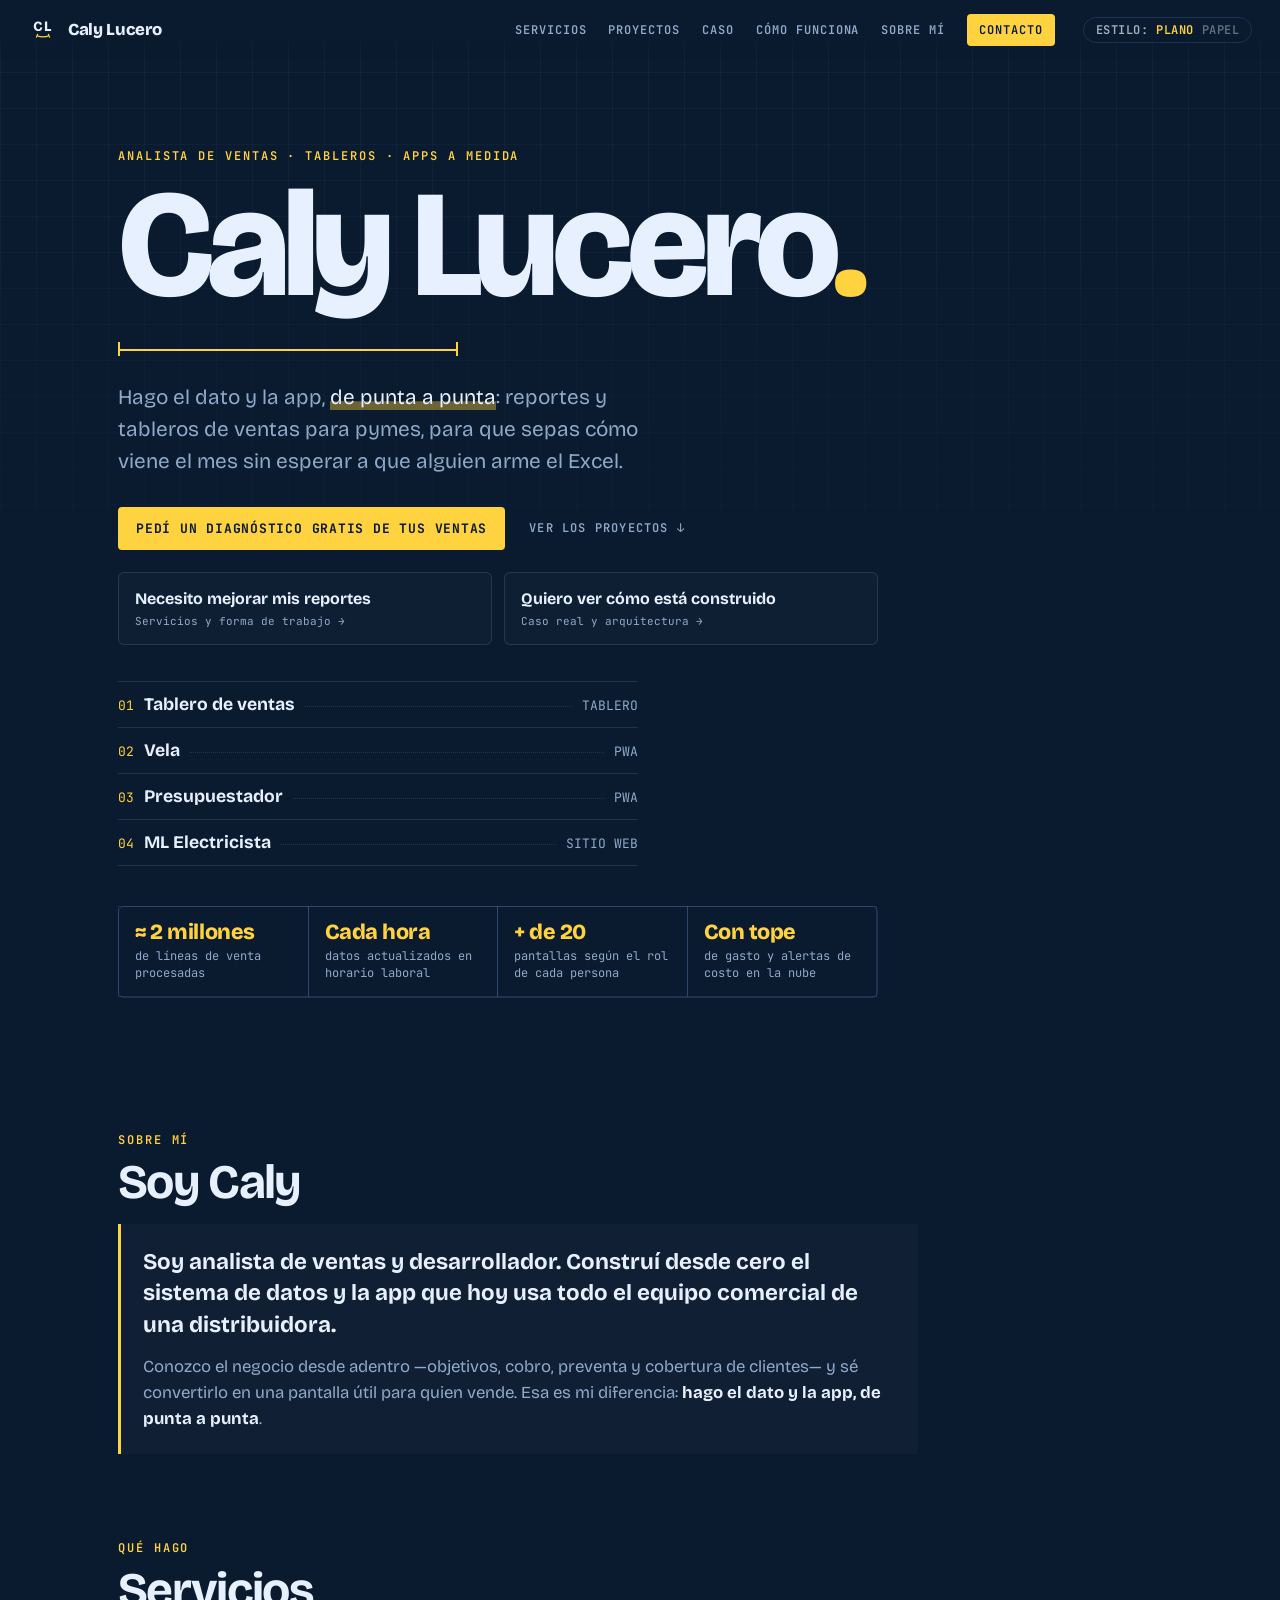
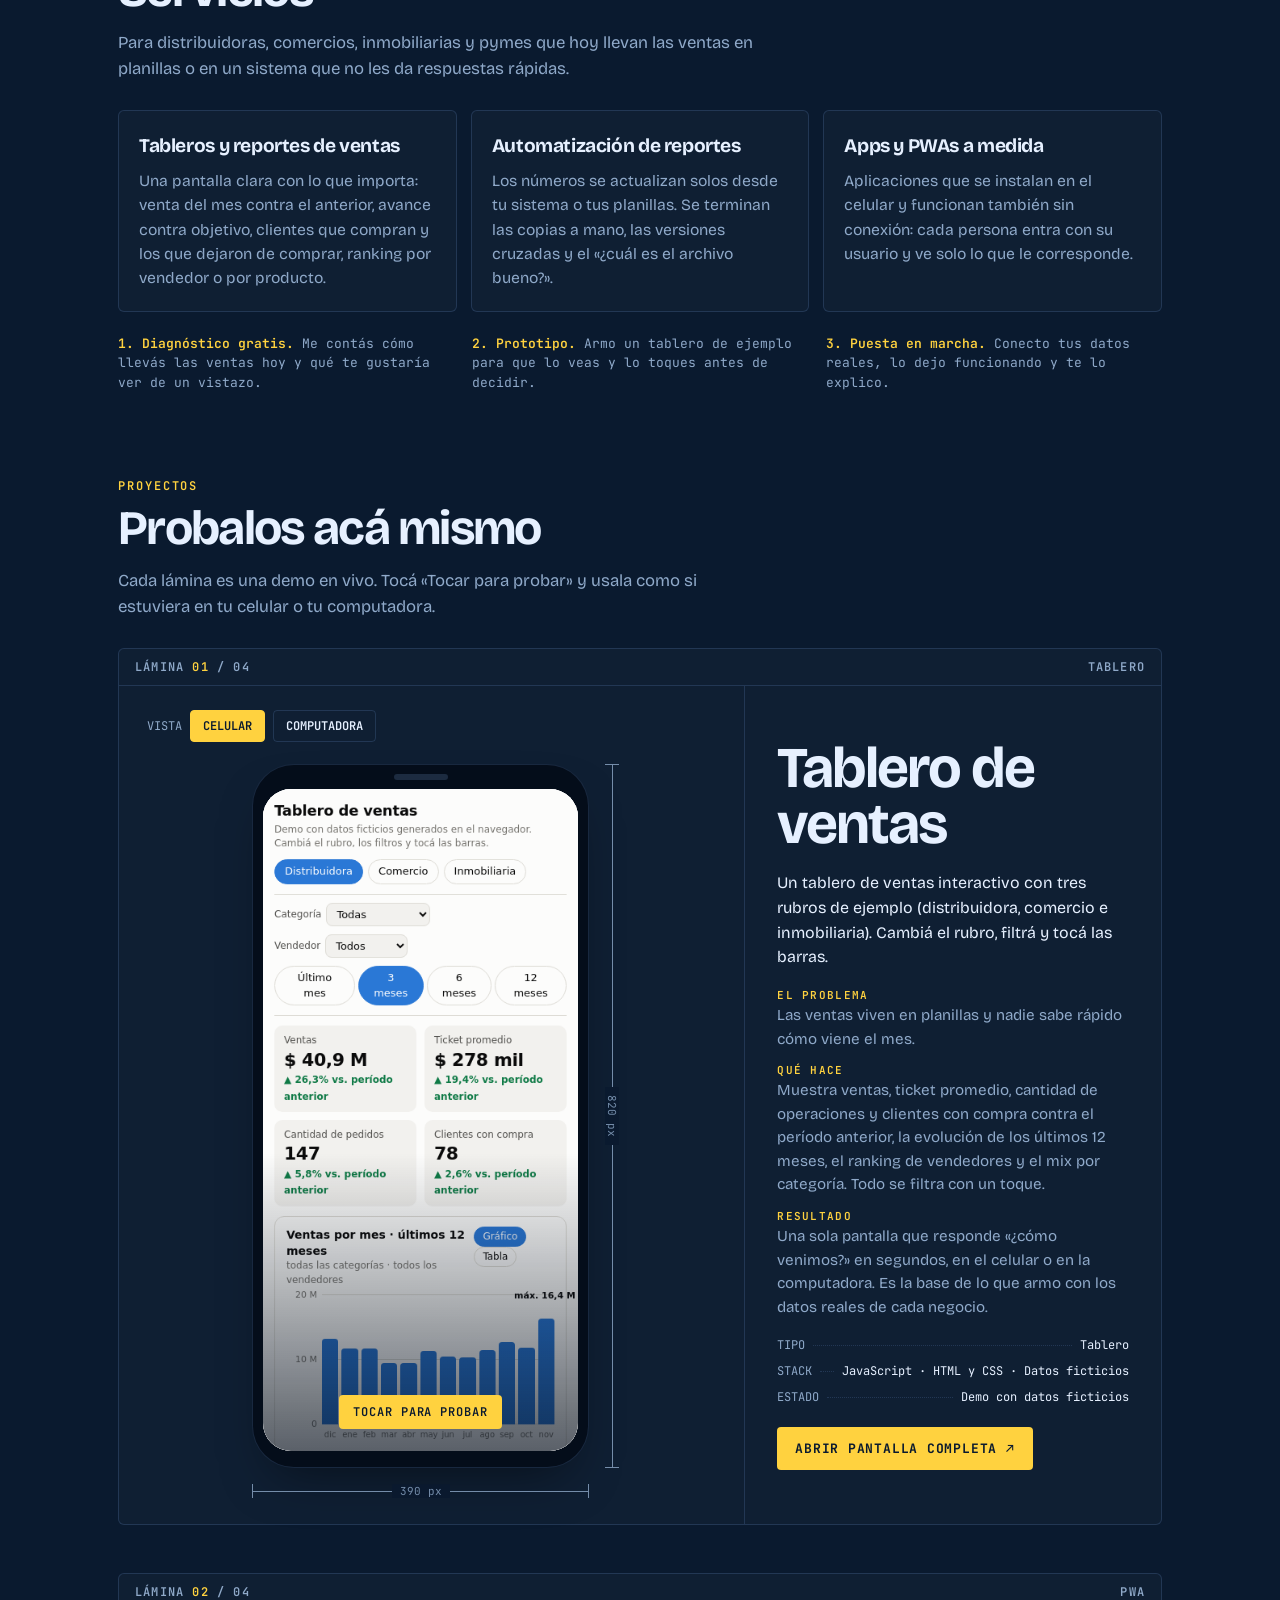
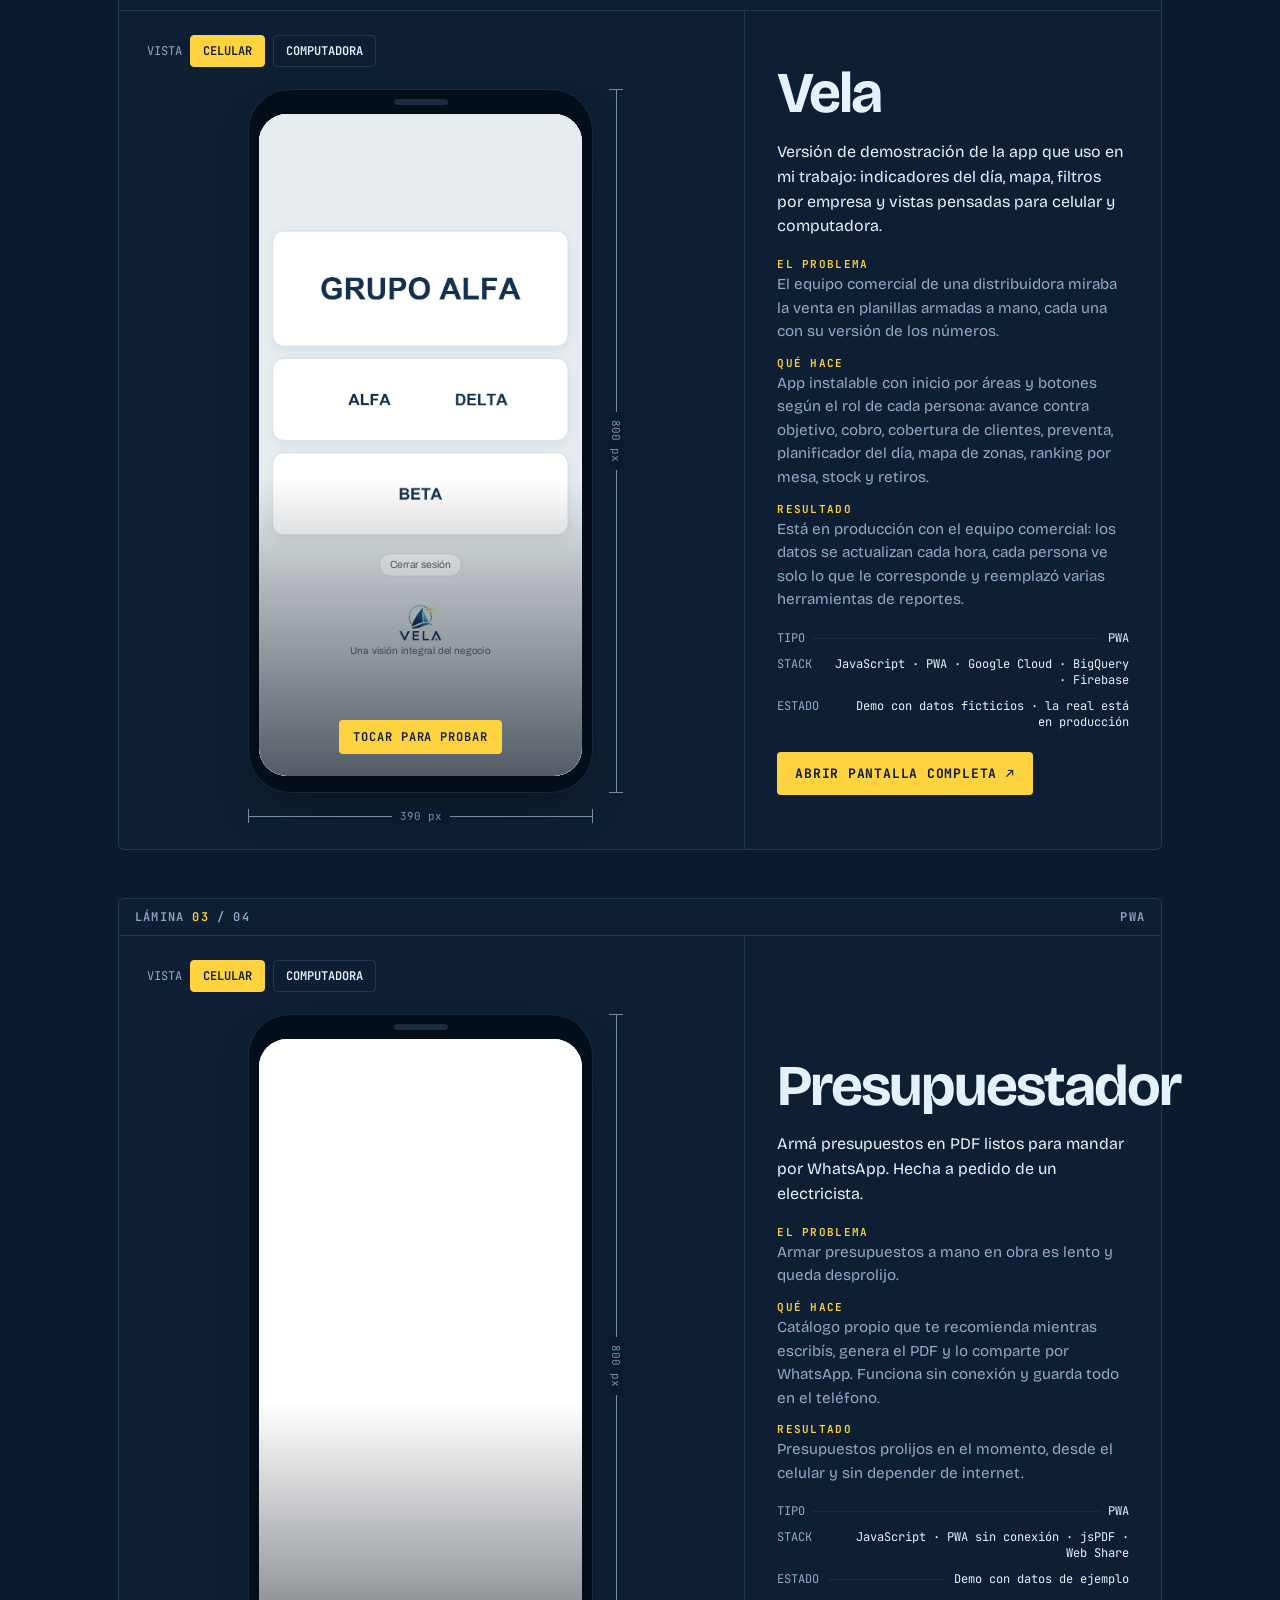
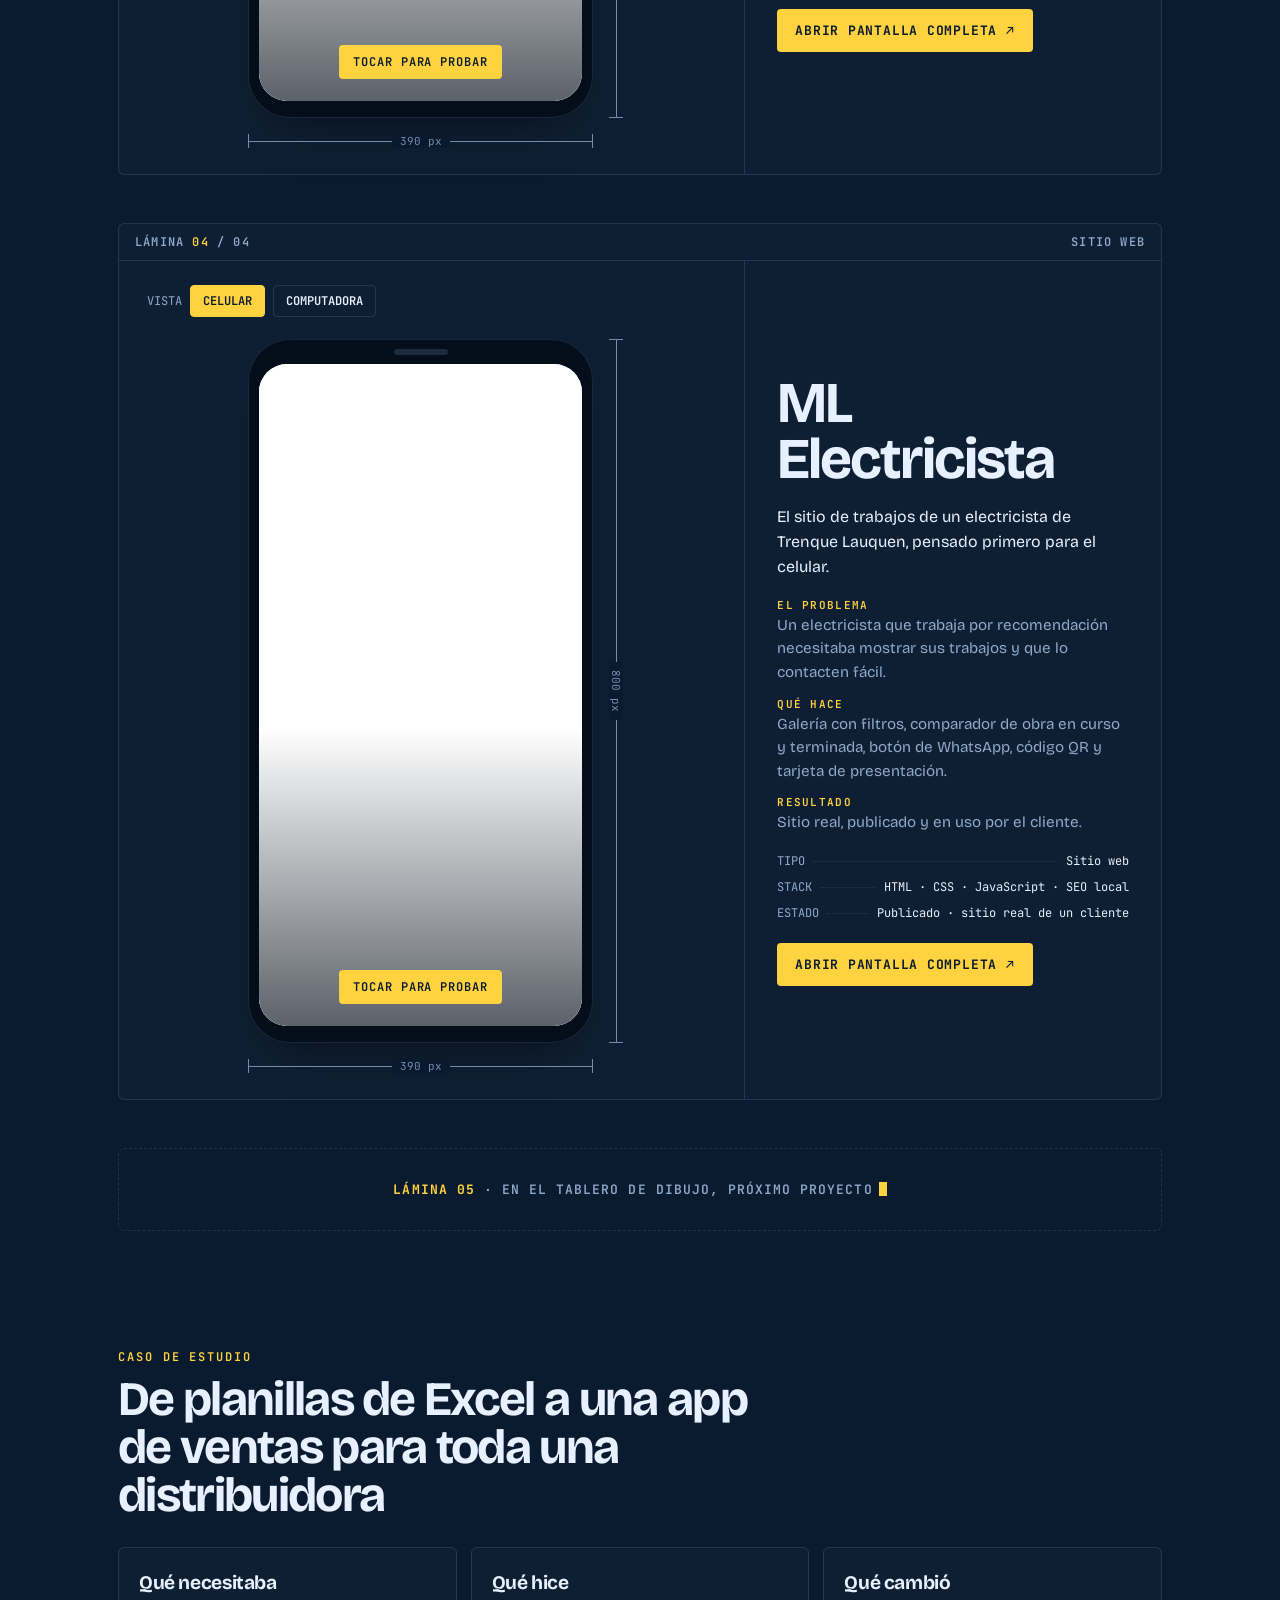
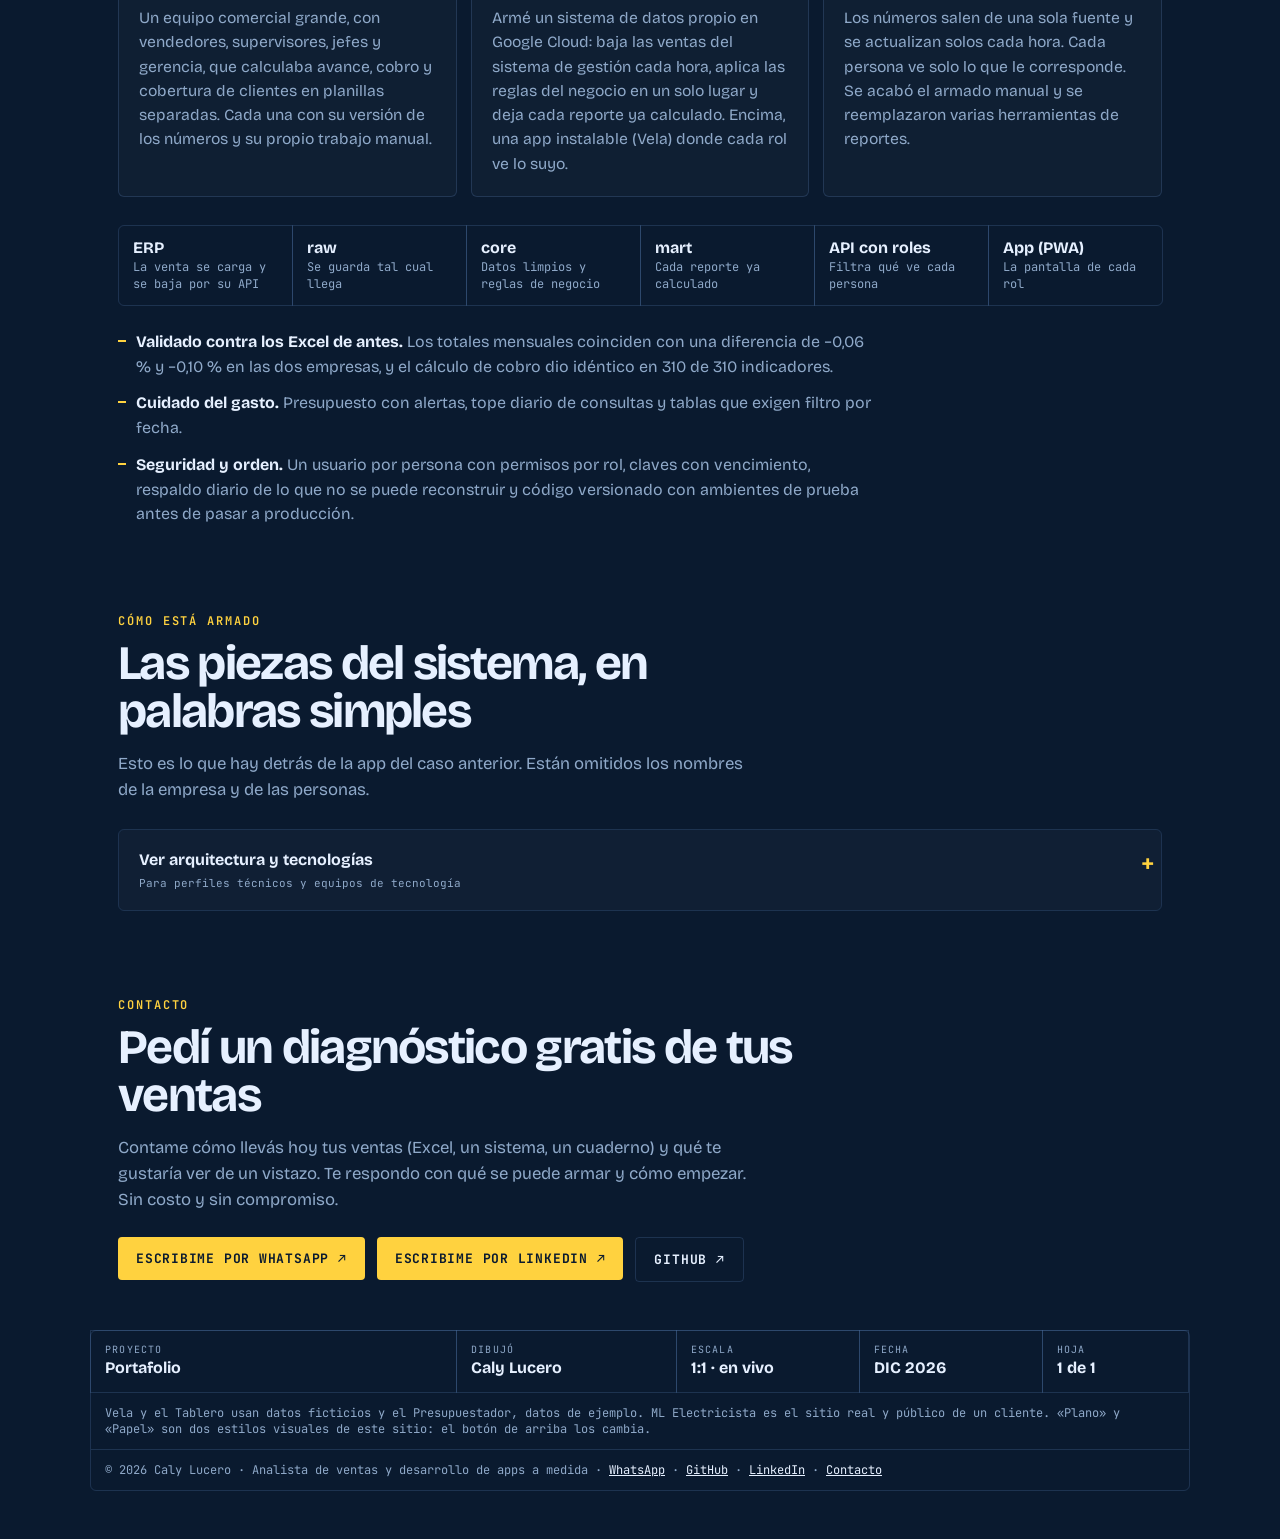
<file: index.html>
<!doctype html>
<html lang="es" data-tema="plano">
<head>
<meta charset="utf-8">
<meta name="viewport" content="width=device-width,initial-scale=1">
<title>Caly Lucero · Reportes de ventas y apps a medida</title>
<meta name="description" content="Analista de ventas que también programa: tableros y reportes de ventas para pymes, automatización de reportes y apps a medida. Hago el dato y la app, de punta a punta.">
<meta name="theme-color" content="#0a1a2f">
<link rel="canonical" href="https://caly-lucero.github.io/portafolio/">
<meta property="og:type" content="website">
<meta property="og:locale" content="es_AR">
<meta property="og:site_name" content="Caly Lucero">
<meta property="og:url" content="https://caly-lucero.github.io/portafolio/">
<meta property="og:title" content="Caly Lucero · Reportes de ventas y apps a medida">
<meta property="og:description" content="Tableros y reportes de ventas para pymes, automatización de reportes y apps a medida. Pedí un diagnóstico gratis de tus ventas.">
<meta property="og:image" content="https://caly-lucero.github.io/portafolio/assets/marca/og.png">
<meta property="og:image:width" content="1200">
<meta property="og:image:height" content="630">
<meta name="twitter:card" content="summary_large_image">
<link rel="icon" href="assets/marca/monograma.svg" type="image/svg+xml">
<link rel="icon" href="assets/marca/favicon-32.png" type="image/png" sizes="32x32">
<link rel="apple-touch-icon" href="assets/marca/apple-touch-icon.png">
<link rel="preconnect" href="https://fonts.googleapis.com">
<link rel="preconnect" href="https://fonts.gstatic.com" crossorigin>
<link href="https://fonts.googleapis.com/css2?family=Bricolage+Grotesque:opsz,wght@12..96,500..800&family=JetBrains+Mono:wght@400;600&display=swap" rel="stylesheet">
<link rel="stylesheet" href="assets/style.css?v=7">
<script type="application/ld+json">
{ "@context": "https://schema.org", "@type": "Person", "name": "Caly Lucero",
  "jobTitle": "Analista de ventas y desarrollo de software a medida",
  "url": "https://caly-lucero.github.io/portafolio/",
  "sameAs": ["https://github.com/caly-lucero", "https://www.linkedin.com/in/claudio-lucero-14a63110b"] }
</script>
<script>
  document.documentElement.classList.add("js");
  try { var t = localStorage.getItem("tema"); if (t === "plano" || t === "papel") document.documentElement.dataset.tema = t; } catch (e) {}
</script>
</head>
<body>
<nav class="topbar" aria-label="Barra superior">
  <a class="marca" href="#top" aria-label="Caly Lucero, ir al inicio">
    <img src="assets/marca/monograma.svg" width="30" height="30" alt="">
    <span>Caly Lucero</span>
  </a>
  <div class="menu">
    <a href="#servicios">Servicios</a>
    <a href="#laminas">Proyectos</a>
    <a href="#caso">Caso</a>
    <a href="#piezas">Cómo funciona</a>
    <a href="#sobre-mi">Sobre mí</a>
    <a class="menu-cta" href="#contacto">Contacto</a>
  </div>
  <button class="tema-btn" id="tema" type="button" aria-label="Cambiar el estilo visual del sitio entre Plano (oscuro) y Papel (claro)" title="Estilo visual del sitio: Plano (oscuro) o Papel (claro)">
    <span class="tema-lbl">Estilo</span><span class="tema-on">Plano</span><span class="tema-off">Papel</span>
  </button>
</nav>

<header class="hero" id="top">
  <p class="eyebrow">Analista de ventas · Tableros · Apps a medida</p>
  <h1>Caly Lucero<span class="punto">.</span></h1>
  <div class="cota" aria-hidden="true"></div>
  <p class="lead">Hago el dato y la app, <span class="resalta">de punta a punta</span>: reportes y tableros de ventas para pymes, para que sepas cómo viene el mes sin esperar a que alguien arme el Excel.</p>
  <div class="acciones">
    <a class="btn cta-diagnostico" href="#contacto"><span class="cta-largo">Pedí un diagnóstico gratis de tus ventas</span><span class="cta-corto">Diagnóstico gratis</span></a>
    <a class="cue" href="#laminas">Ver los proyectos <span aria-hidden="true">↓</span></a>
  </div>
  <nav class="recorridos" aria-label="Elegí qué querés conocer">
    <a href="#servicios"><span>Necesito mejorar mis reportes</span><small>Servicios y forma de trabajo →</small></a>
    <a href="#caso"><span>Quiero ver cómo está construido</span><small>Caso real y arquitectura →</small></a>
  </nav>
  <ol class="indice" id="indice" aria-label="Índice de proyectos"></ol>
  <ul class="cifras" aria-label="El sistema de ventas que armé en mi trabajo, en números">
    <li><strong>≈ 2 millones</strong><span>de líneas de venta procesadas</span></li>
    <li><strong>Cada hora</strong><span>datos actualizados en horario laboral</span></li>
    <li><strong>+ de 20</strong><span>pantallas según el rol de cada persona</span></li>
    <li><strong>Con tope</strong><span>de gasto y alertas de costo en la nube</span></li>
  </ul>
</header>

<section class="seccion sobre-destacado" id="sobre-mi" aria-labelledby="h-sobre">
  <p class="eyebrow">Sobre mí</p>
  <h2 id="h-sobre">Soy Caly</h2>
  <div class="presentacion">
    <p class="presentacion-principal">Soy analista de ventas y desarrollador. Construí desde cero el sistema de datos y la app que hoy usa todo el equipo comercial de una distribuidora.</p>
    <p>Conozco el negocio desde adentro —objetivos, cobro, preventa y cobertura de clientes— y sé convertirlo en una pantalla útil para quien vende. Esa es mi diferencia: <b>hago el dato y la app, de punta a punta</b>.</p>
  </div>
</section>

<section class="seccion" id="servicios" aria-labelledby="h-servicios">
  <p class="eyebrow">Qué hago</p>
  <h2 id="h-servicios">Servicios</h2>
  <p class="intro">Para distribuidoras, comercios, inmobiliarias y pymes que hoy llevan las ventas en planillas o en un sistema que no les da respuestas rápidas.</p>
  <div class="tarjetas">
    <article class="tarjeta">
      <h3>Tableros y reportes de ventas</h3>
      <p>Una pantalla clara con lo que importa: venta del mes contra el anterior, avance contra objetivo, clientes que compran y los que dejaron de comprar, ranking por vendedor o por producto.</p>
    </article>
    <article class="tarjeta">
      <h3>Automatización de reportes</h3>
      <p>Los números se actualizan solos desde tu sistema o tus planillas. Se terminan las copias a mano, las versiones cruzadas y el «¿cuál es el archivo bueno?».</p>
    </article>
    <article class="tarjeta">
      <h3>Apps y PWAs a medida</h3>
      <p>Aplicaciones que se instalan en el celular y funcionan también sin conexión: cada persona entra con su usuario y ve solo lo que le corresponde.</p>
    </article>
  </div>
  <ol class="pasos" aria-label="Cómo empezamos">
    <li><b>1. Diagnóstico gratis.</b> Me contás cómo llevás las ventas hoy y qué te gustaría ver de un vistazo.</li>
    <li><b>2. Prototipo.</b> Armo un tablero de ejemplo para que lo veas y lo toques antes de decidir.</li>
    <li><b>3. Puesta en marcha.</b> Conecto tus datos reales, lo dejo funcionando y te lo explico.</li>
  </ol>
</section>

<section class="seccion" id="proyectos" aria-labelledby="h-proyectos">
  <p class="eyebrow">Proyectos</p>
  <h2 id="h-proyectos">Probalos acá mismo</h2>
  <p class="intro">Cada lámina es una demo en vivo. Tocá «Tocar para probar» y usala como si estuviera en tu celular o tu computadora.</p>
</section>

<main id="laminas">
  <noscript>
    <article class="lamina in">
      <div class="spec">
        <h2>Proyectos (para verlos en vivo se necesita JavaScript)</h2>
        <p><b>Tablero de ventas.</b> Tablero interactivo con datos ficticios de tres rubros. <a href="demos/tablero/">Abrir</a></p>
        <p><b>Vela.</b> App de indicadores comerciales por rol, instalable en el celular. <a href="demos/vela/">Abrir demo</a></p>
        <p><b>Presupuestador.</b> Presupuestos en PDF para compartir por WhatsApp, sin conexión. <a href="https://caly-lucero.github.io/presupuestos/?demo=1">Abrir demo</a></p>
        <p><b>ML Electricista.</b> Sitio de trabajos de un electricista, pensado para el celular. <a href="https://caly-lucero.github.io/MLelectricista/">Abrir sitio</a></p>
      </div>
    </article>
  </noscript>
</main>

<section class="seccion" id="caso" aria-labelledby="h-caso">
  <p class="eyebrow">Caso de estudio</p>
  <h2 id="h-caso">De planillas de Excel a una app de ventas para toda una distribuidora</h2>
  <div class="tarjetas tres">
    <article class="tarjeta">
      <h3>Qué necesitaba</h3>
      <p>Un equipo comercial grande, con vendedores, supervisores, jefes y gerencia, que calculaba avance, cobro y cobertura de clientes en planillas separadas. Cada una con su versión de los números y su propio trabajo manual.</p>
    </article>
    <article class="tarjeta">
      <h3>Qué hice</h3>
      <p>Armé un sistema de datos propio en Google Cloud: baja las ventas del sistema de gestión cada hora, aplica las reglas del negocio en un solo lugar y deja cada reporte ya calculado. Encima, una app instalable (Vela) donde cada rol ve lo suyo.</p>
    </article>
    <article class="tarjeta">
      <h3>Qué cambió</h3>
      <p>Los números salen de una sola fuente y se actualizan solos cada hora. Cada persona ve solo lo que le corresponde. Se acabó el armado manual y se reemplazaron varias herramientas de reportes.</p>
    </article>
  </div>

  <ol class="flujo" aria-label="Cómo viaja un dato, de la venta a la pantalla">
    <li><b>ERP</b><span>La venta se carga y se baja por su API</span></li>
    <li><b>raw</b><span>Se guarda tal cual llega</span></li>
    <li><b>core</b><span>Datos limpios y reglas de negocio</span></li>
    <li><b>mart</b><span>Cada reporte ya calculado</span></li>
    <li><b>API con roles</b><span>Filtra qué ve cada persona</span></li>
    <li><b>App (PWA)</b><span>La pantalla de cada rol</span></li>
  </ol>

  <ul class="chequeos">
    <li><b>Validado contra los Excel de antes.</b> Los totales mensuales coinciden con una diferencia de −0,06 % y −0,10 % en las dos empresas, y el cálculo de cobro dio idéntico en 310 de 310 indicadores.</li>
    <li><b>Cuidado del gasto.</b> Presupuesto con alertas, tope diario de consultas y tablas que exigen filtro por fecha.</li>
    <li><b>Seguridad y orden.</b> Un usuario por persona con permisos por rol, claves con vencimiento, respaldo diario de lo que no se puede reconstruir y código versionado con ambientes de prueba antes de pasar a producción.</li>
  </ul>
</section>

<section class="seccion" id="piezas" aria-labelledby="h-piezas">
  <p class="eyebrow">Cómo está armado</p>
  <h2 id="h-piezas">Las piezas del sistema, en palabras simples</h2>
  <p class="intro">Esto es lo que hay detrás de la app del caso anterior. Están omitidos los nombres de la empresa y de las personas.</p>
  <details class="detalle-tecnico">
    <summary><span>Ver arquitectura y tecnologías</span><small>Para perfiles técnicos y equipos de tecnología</small></summary>
    <div class="detalle-contenido">
  <ul class="cifras" aria-label="El sistema en números">
    <li><strong>5 jobs</strong><span>de carga automática de datos</span></li>
    <li><strong>≈ 27</strong><span>programaciones horarias</span></li>
    <li><strong>7 cuentas</strong><span>de servicio, cada una con lo mínimo</span></li>
    <li><strong>30 días</strong><span>de historia en los respaldos diarios</span></li>
  </ul>
  <div class="tarjetas piezas">
    <article class="tarjeta">
      <h3>ERP y su API</h3>
      <p>Es el sistema de gestión (ERP) donde se cargan las ventas. Un programa inicia sesión por su API y baja ventas, pedidos, clientes, artículos, precios y stock de las dos empresas. Lo que la API no entrega (acciones comerciales, combos, negociaciones) lo baja una PC con un navegador automatizado.</p>
    </article>
    <article class="tarjeta">
      <h3>Jobs de carga y reloj</h3>
      <p>Cinco jobs en Cloud Run: ventas (cada hora y un repaso de 7 días a la medianoche), stock, fuentes de Drive, capacitaciones y respaldo. Cloud Scheduler los dispara con unas 27 programaciones en horario argentino. Cargan solo lo nuevo o modificado y sacan lo que el ERP dejó de devolver.</p>
    </article>
    <article class="tarjeta">
      <h3>Excel en Google Drive</h3>
      <p>Lo que no está en el ERP (retiros, feriados, objetivos, tareas de campo) lo mantiene cada responsable en una carpeta de Drive. Un job lo revisa cada 20 minutos: si el contenido cambió lo valida y lo carga, y si hay un error avisa por mail con el detalle.</p>
    </article>
    <article class="tarjeta">
      <h3>BigQuery en cuatro capas</h3>
      <p><b>raw</b> guarda todo tal cual llega (17 tablas), <b>core</b> lo ordena y aplica las reglas del negocio en un solo lugar (80 tablas y vistas), <b>mart</b> tiene la lógica de cada reporte (77 vistas y 23 funciones) y <b>app</b> deja lo estándar ya calculado después de cada carga. Si algo se pierde, se reconstruye desde el ERP.</p>
    </article>
    <article class="tarjeta">
      <h3>API con roles</h3>
      <p>Un servicio en Cloud Run verifica quién es cada persona, decide qué le corresponde ver según una matriz de permisos (lo propio, la mesa, la empresa o todo) y entrega solo eso. Arma los Excel en el servidor y anota cada pedido para tener analíticas de uso y alertas de seguridad.</p>
    </article>
    <article class="tarjeta">
      <h3>App, usuarios y datos propios</h3>
      <p>La app (PWA) está en Firebase Hosting con una dirección fija. Firebase Authentication maneja una cuenta por persona, con clave que vence a los 90 días y cierre de sesión por inactividad. Lo que la gente escribe en la app (planificador, tickets, coaching) se guarda en Firestore, sin acceso directo desde afuera.</p>
    </article>
    <article class="tarjeta">
      <h3>Claves y permisos</h3>
      <p>Las credenciales del ERP viven en Secret Manager, no en los programas. Hay siete cuentas de servicio, cada una con solo los permisos que necesita (por ejemplo, la API no puede leer los datos crudos) y sin claves descargadas.</p>
    </article>
    <article class="tarjeta">
      <h3>Respaldos y versiones</h3>
      <p>Todos los días a las 04:30 se copia lo que no se puede reconstruir (tablas editadas en la app y Firestore) con 30 días de historia y alerta si falla. El código está en Git: cada cambio se prueba en una de tres copias de prueba y recién después pasa a producción, con vuelta atrás en un comando.</p>
    </article>
    <article class="tarjeta">
      <h3>Costos y seguridad</h3>
      <p>Presupuesto con alertas, tope diario de consultas, tablas que exigen filtro por fecha y límite de logs. En la app: dependencias fijadas y escaneadas, textos escapados, Excel sin fórmulas inyectadas y encabezados de seguridad.</p>
    </article>
  </div>
  <div class="tecnologias" id="tecnologias" aria-labelledby="h-tec">
  <p class="eyebrow">Con qué trabajo</p>
  <h3 id="h-tec">Tecnologías</h3>
  <dl class="tec">
    <div><dt>Datos</dt><dd><span>BigQuery</span><span>SQL</span><span>Python</span><span>API de un ERP</span><span>Excel avanzado</span></dd></div>
    <div><dt>Nube</dt><dd><span>Google Cloud</span><span>Cloud Run (jobs y servicios)</span><span>Cloud Scheduler</span><span>Secret Manager</span><span>Cloud Storage</span><span>Google Drive</span></dd></div>
    <div><dt>Apps</dt><dd><span>JavaScript</span><span>PWA</span><span>Firebase (Auth, Hosting, Firestore)</span><span>HTML y CSS</span><span>Leaflet</span></dd></div>
    <div><dt>Orden</dt><dd><span>Git</span><span>Roles y permisos</span><span>Respaldos</span><span>Control de costos</span></dd></div>
  </dl>
  </div>
    </div>
  </details>
</section>

<section class="seccion contacto" id="contacto" aria-labelledby="h-contacto">
  <p class="eyebrow">Contacto</p>
  <h2 id="h-contacto">Pedí un diagnóstico gratis de tus ventas</h2>
  <p class="intro">Contame cómo llevás hoy tus ventas (Excel, un sistema, un cuaderno) y qué te gustaría ver de un vistazo. Te respondo con qué se puede armar y cómo empezar. Sin costo y sin compromiso.</p>
  <ul class="vias">
    <li data-via="whatsapp"><a class="btn" href="https://wa.me/5491140838430?text=Hola%20Caly%2C%20vi%20tu%20portafolio%20y%20quiero%20pedir%20el%20diagn%C3%B3stico%20gratis%20de%20mis%20ventas." target="_blank" rel="noopener">Escribime por WhatsApp ↗</a></li>
    <li data-via="linkedin"><a class="btn" href="https://www.linkedin.com/in/claudio-lucero-14a63110b" target="_blank" rel="noopener">Escribime por LinkedIn ↗</a></li>
    <li><a class="btn sec" href="https://github.com/caly-lucero" target="_blank" rel="noopener">GitHub ↗</a></li>
  </ul>
</section>

<footer class="titleblock" aria-label="Cajetín">
  <div class="tb-cell tb-wide"><small>Proyecto</small><strong>Portafolio</strong></div>
  <div class="tb-cell"><small>Dibujó</small><strong>Caly Lucero</strong></div>
  <div class="tb-cell"><small>Escala</small><strong>1:1 · en vivo</strong></div>
  <div class="tb-cell"><small>Fecha</small><strong id="fecha">NOV 2026</strong></div>
  <div class="tb-cell"><small>Hoja</small><strong id="hoja">1 de 1</strong></div>
  <p class="tb-note">Vela y el Tablero usan datos ficticios y el Presupuestador, datos de ejemplo. ML Electricista es el sitio real y público de un cliente. «Plano» y «Papel» son dos estilos visuales de este sitio: el botón de arriba los cambia.</p>
  <p class="tb-note tb-autor">© 2026 Caly Lucero · Analista de ventas y desarrollo de apps a medida · <a href="https://wa.me/5491140838430" rel="noopener">WhatsApp</a> · <a href="https://github.com/caly-lucero" rel="noopener">GitHub</a> · <a href="https://www.linkedin.com/in/claudio-lucero-14a63110b" rel="noopener">LinkedIn</a> · <a href="#contacto">Contacto</a></p>
</footer>

<script src="assets/proyectos.js?v=6"></script>
<script src="assets/app.js?v=7"></script>
</body>
</html>
</file>
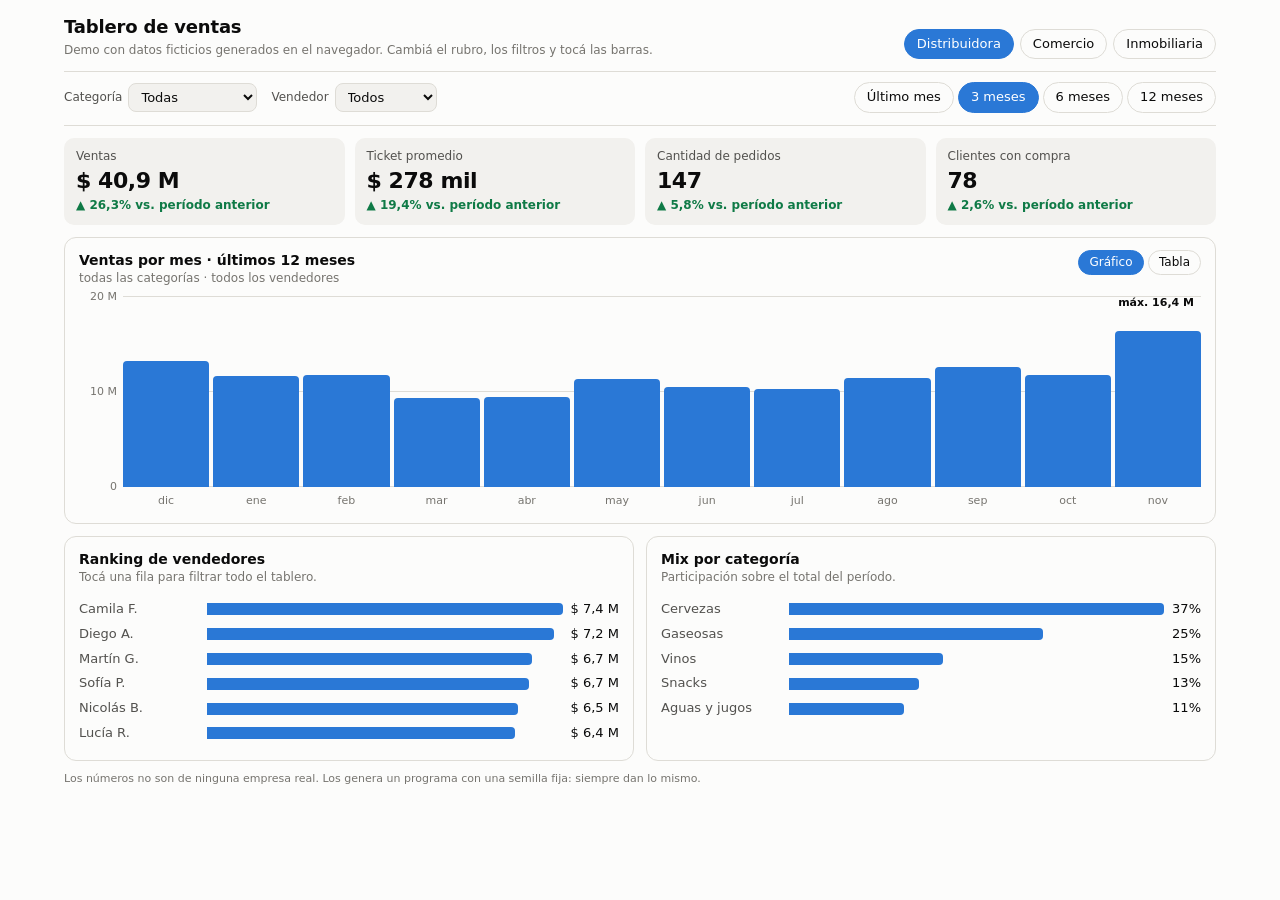
<file: demos/tablero/index.html>
<!doctype html>
<html lang="es">
<head>
<meta charset="utf-8">
<meta name="viewport" content="width=device-width,initial-scale=1">
<title>Tablero de ventas · demo con datos ficticios</title>
<style>
  :root {
    color-scheme: light;
    --surface-1: #fcfcfb; --surface-2: #f2f1ee; --line: #dedcd6;
    --text-1: #0b0b0b; --text-2: #52514e; --text-3: #76746f;
    --series-1: #2a78d6; --good: #0f7a46; --bad: #c2362f;
  }
  @media (prefers-color-scheme: dark) {
    :root {
      color-scheme: dark;
      --surface-1: #1a1a19; --surface-2: #252523; --line: #3a3a37;
      --text-1: #f0efec; --text-2: #c3c2b7; --text-3: #a09f95;
      --series-1: #3987e5; --good: #4cc38a; --bad: #ee7b74;
    }
  }
  * { box-sizing: border-box; }
  body { margin: 0; background: var(--surface-1); color: var(--text-1); font: 14px/1.45 system-ui, -apple-system, "Segoe UI", Roboto, sans-serif; }
  .app { padding: 14px 14px 20px; max-width: 1180px; margin: 0 auto; }
  header { display: flex; flex-wrap: wrap; align-items: end; justify-content: space-between; gap: 10px; margin-bottom: 12px; }
  h1 { margin: 0; font-size: 18px; letter-spacing: -.01em; }
  .aviso { margin: 2px 0 0; color: var(--text-3); font-size: 12px; }
  .rubros { display: flex; gap: 6px; flex-wrap: wrap; }
  button { font: inherit; color: inherit; }
  .rubros button, .rango button, .vista button {
    border: 1px solid var(--line); background: transparent; border-radius: 999px; padding: 5px 12px; cursor: pointer; font-size: 13px;
  }
  button[aria-pressed="true"] { background: var(--series-1); border-color: var(--series-1); color: #fff; }
  .filtros { display: flex; flex-wrap: wrap; gap: 10px 14px; align-items: center; padding: 10px 0 12px; border-top: 1px solid var(--line); border-bottom: 1px solid var(--line); margin-bottom: 12px; }
  .filtros label { display: flex; align-items: center; gap: 6px; color: var(--text-2); font-size: 12px; }
  select { font: inherit; font-size: 13px; color: var(--text-1); background: var(--surface-2); border: 1px solid var(--line); border-radius: 8px; padding: 5px 8px; max-width: 150px; }
  .rango { display: flex; gap: 4px; margin-left: auto; }
  .kpis { display: grid; grid-template-columns: repeat(4, 1fr); gap: 10px; margin-bottom: 12px; }
  .kpi { background: var(--surface-2); border-radius: 10px; padding: 10px 12px; min-width: 0; }
  .kpi small { display: block; color: var(--text-2); font-size: 12px; }
  .kpi b { display: block; font-size: 22px; letter-spacing: -.02em; line-height: 1.2; margin-top: 2px; white-space: nowrap; }
  .kpi .delta { font-size: 12px; font-weight: 600; }
  .delta.up { color: var(--good); } .delta.down { color: var(--bad); } .delta.flat { color: var(--text-3); }
  .panel { border: 1px solid var(--line); border-radius: 12px; padding: 12px 14px 14px; margin-bottom: 12px; position: relative; }
  .panel h2 { margin: 0; font-size: 14px; }
  .panel .sub { margin: 0 0 10px; color: var(--text-3); font-size: 12px; }
  .panel-head { display: flex; justify-content: space-between; align-items: start; gap: 8px; }
  .vista button { padding: 3px 10px; font-size: 12px; }
  /* gráfico de columnas */
  .plot { position: relative; height: 190px; margin-left: 44px; }
  .grid { position: absolute; left: 0; right: 0; border-top: 1px solid var(--line); }
  .grid span { position: absolute; left: -44px; top: -8px; width: 38px; text-align: right; font-size: 11px; color: var(--text-3); }
  .cols { position: absolute; inset: 0; display: flex; align-items: flex-end; gap: 4px; }
  .col { flex: 1; height: 100%; display: flex; align-items: flex-end; border: 0; background: none; padding: 0; cursor: pointer; min-width: 0; }
  .col i { display: block; width: 100%; background: var(--series-1); border-radius: 4px 4px 0 0; transition: opacity .12s; min-height: 2px; }
  .cols:hover .col:not(:hover) i, .cols:focus-within .col:not(:focus) i { opacity: .38; }
  .col:focus-visible { outline: 2px solid var(--text-1); outline-offset: 1px; }
  .meses { display: flex; gap: 4px; margin: 6px 0 0 44px; }
  .meses span { flex: 1; text-align: center; font-size: 11px; color: var(--text-3); min-width: 0; }
  .tip { position: absolute; z-index: 5; pointer-events: none; background: var(--text-1); color: var(--surface-1); border-radius: 8px; padding: 7px 10px; font-size: 12px; line-height: 1.4; white-space: nowrap; display: none; }
  .tip b { display: block; font-size: 13px; }
  .max-lbl { position: absolute; font-size: 11px; font-weight: 600; transform: translate(-50%, -100%); white-space: nowrap; pointer-events: none; }
  /* barras horizontales */
  .dos { display: grid; grid-template-columns: 1fr 1fr; gap: 12px; }
  .dos .panel { margin-bottom: 0; }
  .fila { display: grid; grid-template-columns: minmax(70px, 120px) 1fr auto; gap: 8px; align-items: center; padding: 3px 0; border: 0; background: none; width: 100%; text-align: left; cursor: pointer; border-radius: 6px; }
  .fila:hover, .fila:focus-visible { background: var(--surface-2); outline: none; }
  .fila .n { color: var(--text-2); font-size: 13px; white-space: nowrap; overflow: hidden; text-overflow: ellipsis; }
  .fila .tr { height: 12px; }
  .fila .tr i { display: block; height: 100%; background: var(--series-1); border-radius: 0 4px 4px 0; min-width: 2px; }
  .fila .v { font-size: 13px; font-variant-numeric: tabular-nums; }
  .fila.sel .n { color: var(--text-1); font-weight: 700; }
  table { width: 100%; border-collapse: collapse; font-size: 13px; font-variant-numeric: tabular-nums; }
  th, td { text-align: right; padding: 5px 6px; border-bottom: 1px solid var(--line); }
  th:first-child, td:first-child { text-align: left; }
  th { color: var(--text-2); font-weight: 600; font-size: 12px; }
  [hidden] { display: none !important; }
  footer { color: var(--text-3); font-size: 11px; margin-top: 10px; }
  @media (max-width: 720px) {
    .kpis { grid-template-columns: repeat(2, 1fr); }
    .dos { grid-template-columns: 1fr; }
    .rango { margin-left: 0; }
    .meses span { font-size: 10px; }
    .plot { height: 160px; }
  }
</style>
</head>
<body>
<div class="app">
  <header>
    <div>
      <h1>Tablero de ventas</h1>
      <p class="aviso">Demo con datos ficticios generados en el navegador. Cambiá el rubro, los filtros y tocá las barras.</p>
    </div>
    <div class="rubros" role="group" aria-label="Rubro del ejemplo" id="rubros"></div>
  </header>

  <div class="filtros">
    <label>Categoría <select id="fCat"></select></label>
    <label><span id="lVend">Vendedor</span> <select id="fVend"></select></label>
    <div class="rango" role="group" aria-label="Período" id="rango"></div>
  </div>

  <div class="kpis" id="kpis"></div>

  <section class="panel" id="pMeses">
    <div class="panel-head">
      <div><h2 id="tMeses">Ventas por mes</h2><p class="sub" id="sMeses"></p></div>
      <div class="vista" role="group" aria-label="Forma de ver">
        <button type="button" id="vGraf" aria-pressed="true">Gráfico</button>
        <button type="button" id="vTabla" aria-pressed="false">Tabla</button>
      </div>
    </div>
    <div id="graf">
      <div class="plot" id="plot"></div>
      <div class="meses" id="meses"></div>
    </div>
    <div id="tabla" hidden></div>
    <div class="tip" id="tip" role="status"></div>
  </section>

  <div class="dos">
    <section class="panel"><h2 id="tVend">Ranking</h2><p class="sub">Tocá una fila para filtrar todo el tablero.</p><div id="rVend"></div></section>
    <section class="panel"><h2>Mix por categoría</h2><p class="sub">Participación sobre el total del período.</p><div id="rCat"></div></section>
  </div>
  <footer>Los números no son de ninguna empresa real. Los genera un programa con una semilla fija: siempre dan lo mismo.</footer>
</div>

<script>
(function () {
  "use strict";
  var $ = function (id) { return document.getElementById(id); };

  var RUBROS = {
    distribuidora: {
      nombre: "Distribuidora", moneda: "$", escala: 1, vend: "Vendedor", oper: "pedidos", cliente: "Clientes con compra", ticket: "Ticket promedio",
      cats: ["Cervezas", "Gaseosas", "Aguas y jugos", "Vinos", "Snacks"], pesos: [0.36, 0.28, 0.14, 0.12, 0.10],
      vendedores: ["Lucía R.", "Martín G.", "Sofía P.", "Diego A.", "Camila F.", "Nicolás B."],
      semilla: 11, mediaOrden: 210000, ordenesMes: 7, clientes: 120,
      temporada: [1.08, 1.0, 0.95, 0.92, 0.9, 0.94, 0.96, 0.97, 1.0, 1.04, 1.1, 1.22]
    },
    comercio: {
      nombre: "Comercio", moneda: "$", escala: 1, vend: "Vendedor", oper: "tickets", cliente: "Clientes con compra", ticket: "Ticket promedio",
      cats: ["Indumentaria", "Calzado", "Accesorios", "Hogar", "Regalos"], pesos: [0.34, 0.24, 0.16, 0.14, 0.12],
      vendedores: ["Valeria S.", "Tomás H.", "Julieta M.", "Agustín L."],
      semilla: 29, mediaOrden: 48000, ordenesMes: 16, clientes: 260,
      temporada: [0.92, 0.88, 0.95, 1.0, 1.02, 0.98, 1.1, 0.96, 0.98, 1.04, 1.12, 1.35]
    },
    inmobiliaria: {
      nombre: "Inmobiliaria", moneda: "US$", escala: 1, vend: "Asesor", oper: "operaciones", cliente: "Clientes que cerraron", ticket: "Valor promedio",
      cats: ["Departamentos", "Casas", "Terrenos", "Locales", "Alquileres"], pesos: [0.42, 0.26, 0.14, 0.08, 0.10],
      vendedores: ["Florencia D.", "Ignacio T.", "Mariana C.", "Pablo V."],
      semilla: 47, mediaOrden: 62000, ordenesMes: 2, clientes: 70,
      temporada: [0.8, 0.85, 1.05, 1.1, 1.08, 0.98, 0.9, 1.0, 1.12, 1.15, 1.08, 0.95]
    }
  };

  var MESES = ["ene", "feb", "mar", "abr", "may", "jun", "jul", "ago", "sep", "oct", "nov", "dic"];
  var NMESES = 24;
  var fmtN = new Intl.NumberFormat("es-AR", { maximumFractionDigits: 0 });

  function rng(seed) {                       // generador con semilla fija (mulberry32)
    var a = seed >>> 0;
    return function () {
      a += 0x6D2B79F5; var t = a;
      t = Math.imul(t ^ (t >>> 15), t | 1);
      t ^= t + Math.imul(t ^ (t >>> 7), t | 61);
      return ((t ^ (t >>> 14)) >>> 0) / 4294967296;
    };
  }

  // Los 24 meses terminan en el último mes completo
  var hoy = new Date();
  var base = new Date(hoy.getFullYear(), hoy.getMonth() - NMESES, 1);
  var etiquetas = [];
  for (var i = 0; i < NMESES; i++) {
    var d = new Date(base.getFullYear(), base.getMonth() + i, 1);
    etiquetas.push({ mes: d.getMonth(), anio: d.getFullYear() });
  }

  function generar(r) {
    // filas: [mes, vendedor, categoría, cliente, importe]
    var rand = rng(r.semilla), filas = [];
    var nv = r.vendedores.length;
    var fuerza = r.vendedores.map(function () { return 0.75 + rand() * 0.6; });
    for (var m = 0; m < NMESES; m++) {
      var crec = 1 + 0.012 * m;
      var temp = r.temporada[etiquetas[m].mes];
      for (var v = 0; v < nv; v++) {
        var n = Math.max(1, Math.round(r.ordenesMes * fuerza[v] * (0.8 + rand() * 0.4)));
        for (var k = 0; k < n; k++) {
          var x = rand(), acum = 0, c = 0;
          for (; c < r.pesos.length - 1; c++) { acum += r.pesos[c]; if (x < acum) break; }
          var importe = r.mediaOrden * crec * temp * (0.4 + rand() * 1.2);
          var cliente = 1 + Math.floor(Math.pow(rand(), 1.6) * r.clientes);
          filas.push([m, v, c, cliente, Math.round(importe / 100) * 100]);
        }
      }
    }
    return filas;
  }

  var estado = { rubro: "distribuidora", cat: -1, vend: -1, rango: 3, vista: "graf" };
  var datos = {};
  function filas() { return datos[estado.rubro] || (datos[estado.rubro] = generar(RUBROS[estado.rubro])); }

  function ok(f) {
    return (estado.cat < 0 || f[2] === estado.cat) && (estado.vend < 0 || f[1] === estado.vend);
  }
  function dinero(r, n, corto) {
    if (corto) {
      if (n >= 1e6) return r.moneda + " " + (n / 1e6).toLocaleString("es-AR", { maximumFractionDigits: 1 }) + " M";
      if (n >= 1e3) return r.moneda + " " + fmtN.format(n / 1e3) + " mil";
    }
    return r.moneda + " " + fmtN.format(n);
  }
  function pct(a, b) { return b ? (a - b) / b * 100 : null; }
  function deltaHtml(p) {
    if (p == null) return '<span class="delta flat">sin referencia</span>';
    var cls = Math.abs(p) < 0.5 ? "flat" : p > 0 ? "up" : "down";
    var flecha = cls === "flat" ? "=" : p > 0 ? "▲" : "▼";
    return '<span class="delta ' + cls + '">' + flecha + " " + Math.abs(p).toLocaleString("es-AR", { maximumFractionDigits: 1 }) + "% vs. período anterior</span>";
  }

  function resumen(desde, hasta) {          // [desde, hasta) sobre los 24 meses
    var tot = 0, ops = 0, cli = {};
    filas().forEach(function (f) {
      if (f[0] >= desde && f[0] < hasta && ok(f)) { tot += f[4]; ops++; cli[f[3]] = 1; }
    });
    return { tot: tot, ops: ops, cli: Object.keys(cli).length };
  }

  /* ---------- pintar ---------- */
  function pintar() {
    var r = RUBROS[estado.rubro];
    var fin = NMESES, ini = fin - estado.rango, ant = ini - estado.rango;
    var a = resumen(ini, fin), b = resumen(ant, ini);

    $("kpis").innerHTML =
      kpi("Ventas", dinero(r, a.tot, true), deltaHtml(pct(a.tot, b.tot))) +
      kpi(r.ticket, dinero(r, a.ops ? a.tot / a.ops : 0, true), deltaHtml(pct(a.ops ? a.tot / a.ops : 0, b.ops ? b.tot / b.ops : 0))) +
      kpi("Cantidad de " + r.oper, fmtN.format(a.ops), deltaHtml(pct(a.ops, b.ops))) +
      kpi(r.cliente, fmtN.format(a.cli), deltaHtml(pct(a.cli, b.cli)));

    // meses (últimos 12)
    var serie = [], max = 0;
    for (var m = NMESES - 12; m < NMESES; m++) {
      var s = resumen(m, m + 1), sa = resumen(m - 12, m - 11);
      serie.push({ m: m, v: s.tot, prev: sa.tot, ops: s.ops });
      if (s.tot > max) max = s.tot;
    }
    var tope = nice(max);
    $("tMeses").textContent = "Ventas por mes · últimos 12 meses";
    $("sMeses").textContent = filtroTexto();
    var plot = "";
    [0, 0.5, 1].forEach(function (g) {
      plot += '<div class="grid" style="bottom:' + (g * 100) + '%"><span>' + (g === 0 ? "0" : dinero(r, tope * g, true).replace(r.moneda + " ", "")) + "</span></div>";
    });
    var cols = "";
    var imax = serie.reduce(function (p, c, i) { return c.v > serie[p].v ? i : p; }, 0);
    serie.forEach(function (s, i) {
      cols += '<button type="button" class="col" data-i="' + i + '" aria-label="' + nombreMes(s.m) + ": " + dinero(r, s.v) + '"><i style="height:' + (tope ? s.v / tope * 100 : 0) + '%"></i></button>';
    });
    $("plot").innerHTML = plot + '<div class="cols" id="cols">' + cols + "</div>";
    var lbl = document.createElement("div");
    lbl.className = "max-lbl";
    lbl.style.left = ((imax + 0.5) / 12 * 100) + "%";
    lbl.style.bottom = "calc(" + (tope ? serie[imax].v / tope * 100 : 0) + "% + 4px)";
    lbl.textContent = "máx. " + dinero(r, serie[imax].v, true).replace(r.moneda + " ", "");
    $("plot").appendChild(lbl);
    $("meses").innerHTML = serie.map(function (s) { return "<span>" + MESES[etiquetas[s.m].mes] + "</span>"; }).join("");

    var cl = $("cols");
    Array.prototype.forEach.call(cl.querySelectorAll(".col"), function (c) {
      var show = function () { tip(c, serie[+c.dataset.i], r); };
      c.addEventListener("mouseenter", show); c.addEventListener("focus", show);
      c.addEventListener("click", show);
      c.addEventListener("mouseleave", ocultar); c.addEventListener("blur", ocultar);
    });

    // tabla alternativa
    $("tabla").innerHTML = "<table><thead><tr><th>Mes</th><th>Ventas</th><th>Año anterior</th><th>Variación</th></tr></thead><tbody>" +
      serie.map(function (s) {
        var p = pct(s.v, s.prev);
        return "<tr><td>" + nombreMes(s.m) + "</td><td>" + dinero(r, s.v) + "</td><td>" + dinero(r, s.prev) + "</td><td>" + (p == null ? "—" : (p > 0 ? "+" : "") + p.toLocaleString("es-AR", { maximumFractionDigits: 1 }) + "%") + "</td></tr>";
      }).join("") + "</tbody></table>";

    ranking("rVend", r.vendedores, 1, "vend", r, ini, fin);
    ranking("rCat", r.cats, 2, "cat", r, ini, fin);
    $("tVend").textContent = "Ranking de " + r.vend.toLowerCase() + (r.vend === "Vendedor" ? "es" : "es");
  }

  function kpi(t, v, d) { return '<div class="kpi"><small>' + t + "</small><b>" + v + "</b>" + d + "</div>"; }
  function nombreMes(m) { var e = etiquetas[m]; return MESES[e.mes] + " " + e.anio; }
  function nice(n) {
    if (n <= 0) return 1;
    var p = Math.pow(10, Math.floor(Math.log10(n))), x = n / p;
    return (x <= 1 ? 1 : x <= 2 ? 2 : x <= 5 ? 5 : 10) * p;
  }
  function filtroTexto() {
    var r = RUBROS[estado.rubro], t = [];
    t.push(estado.cat < 0 ? "todas las categorías" : r.cats[estado.cat]);
    t.push(estado.vend < 0 ? "todos los " + r.vend.toLowerCase() + "es" : r.vendedores[estado.vend]);
    return t.join(" · ");
  }

  function ranking(dest, nombres, col, clave, r, ini, fin) {
    var suma = nombres.map(function () { return 0; });
    filas().forEach(function (f) {
      if (f[0] < ini || f[0] >= fin) return;
      // el ranking respeta el OTRO filtro, no el propio, para poder comparar
      if (clave === "vend" && estado.cat >= 0 && f[2] !== estado.cat) return;
      if (clave === "cat" && estado.vend >= 0 && f[1] !== estado.vend) return;
      suma[f[col]] += f[4];
    });
    var tot = suma.reduce(function (p, c) { return p + c; }, 0), max = Math.max.apply(null, suma);
    var orden = nombres.map(function (_, i) { return i; }).sort(function (x, y) { return suma[y] - suma[x]; });
    $(dest).innerHTML = orden.map(function (i) {
      var sel = estado[clave] === i;
      return '<button type="button" class="fila' + (sel ? " sel" : "") + '" data-k="' + clave + '" data-i="' + i + '" aria-pressed="' + sel + '"><span class="n">' + nombres[i] + '</span><span class="tr"><i style="width:' + (max ? suma[i] / max * 100 : 0) + '%"></i></span><span class="v">' +
        (clave === "cat" ? (tot ? Math.round(suma[i] / tot * 100) : 0) + "%" : dinero(r, suma[i], true)) + "</span></button>";
    }).join("");
  }

  /* ---------- tooltip ---------- */
  function tip(btn, s, r) {
    var t = $("tip"), p = pct(s.v, s.prev);
    t.innerHTML = "<b>" + nombreMes(s.m) + "</b>" + dinero(r, s.v) + "<br>" + fmtN.format(s.ops) + " " + r.oper +
      "<br>" + (p == null ? "sin dato del año anterior" : (p > 0 ? "▲ +" : "▼ ") + p.toLocaleString("es-AR", { maximumFractionDigits: 1 }) + "% vs. mismo mes del año anterior");
    t.style.display = "block";
    var panel = $("pMeses").getBoundingClientRect(), b = btn.getBoundingClientRect();
    var left = b.left - panel.left + b.width / 2 - t.offsetWidth / 2;
    left = Math.max(6, Math.min(left, panel.width - t.offsetWidth - 6));
    var top = b.top - panel.top - t.offsetHeight - 6;
    t.style.left = left + "px"; t.style.top = Math.max(4, top) + "px";
  }
  function ocultar() { $("tip").style.display = "none"; }

  /* ---------- controles ---------- */
  function armarControles() {
    var r = RUBROS[estado.rubro];
    $("rubros").innerHTML = Object.keys(RUBROS).map(function (k) {
      return '<button type="button" data-r="' + k + '" aria-pressed="' + (k === estado.rubro) + '">' + RUBROS[k].nombre + "</button>";
    }).join("");
    $("fCat").innerHTML = '<option value="-1">Todas</option>' + r.cats.map(function (c, i) { return '<option value="' + i + '">' + c + "</option>"; }).join("");
    $("fVend").innerHTML = '<option value="-1">Todos</option>' + r.vendedores.map(function (c, i) { return '<option value="' + i + '">' + c + "</option>"; }).join("");
    $("lVend").textContent = r.vend;
    $("fCat").value = estado.cat; $("fVend").value = estado.vend;
    $("rango").innerHTML = [[1, "Último mes"], [3, "3 meses"], [6, "6 meses"], [12, "12 meses"]].map(function (x) {
      return '<button type="button" data-n="' + x[0] + '" aria-pressed="' + (x[0] === estado.rango) + '">' + x[1] + "</button>";
    }).join("");
  }

  $("rubros").addEventListener("click", function (e) {
    var b = e.target.closest("button"); if (!b) return;
    estado.rubro = b.dataset.r; estado.cat = -1; estado.vend = -1; armarControles(); pintar();
  });
  $("rango").addEventListener("click", function (e) {
    var b = e.target.closest("button"); if (!b) return;
    estado.rango = +b.dataset.n; armarControles(); pintar();
  });
  $("fCat").addEventListener("change", function () { estado.cat = +this.value; pintar(); });
  $("fVend").addEventListener("change", function () { estado.vend = +this.value; pintar(); });
  function filtrarDesdeFila(e) {
    var b = e.target.closest(".fila"); if (!b) return;
    var k = b.dataset.k, i = +b.dataset.i;
    estado[k] = estado[k] === i ? -1 : i;
    $(k === "cat" ? "fCat" : "fVend").value = estado[k]; pintar();
  }
  $("rVend").addEventListener("click", filtrarDesdeFila);
  $("rCat").addEventListener("click", filtrarDesdeFila);
  function vista(v) {
    estado.vista = v;
    $("graf").hidden = v !== "graf"; $("tabla").hidden = v !== "tabla";
    $("vGraf").setAttribute("aria-pressed", v === "graf"); $("vTabla").setAttribute("aria-pressed", v === "tabla");
    ocultar();
  }
  $("vGraf").addEventListener("click", function () { vista("graf"); });
  $("vTabla").addEventListener("click", function () { vista("tabla"); });

  armarControles(); pintar();
})();
</script>
</body>
</html>
</file>
<file: assets/style.css>
/* ===== Tokens ===== */
:root, :root[data-tema="plano"] {
  --bg: #0a1a2f;
  --ink: #e6f0ff;
  --muted: #8fa9c9;
  --accent: #ffd23f;
  --accent-ink: #0a1a2f;
  --line: rgba(130, 180, 255, .06);
  --line2: rgba(130, 180, 255, .16);
  --frame: #040d1a;
  --display: "Bricolage Grotesque", system-ui, "Segoe UI", sans-serif;
  --mono: "JetBrains Mono", ui-monospace, Consolas, monospace;
}
:root[data-tema="papel"] {
  --bg: #f3eee1;
  --ink: #14233b;
  --muted: #5d6b82;
  --accent: #d4380d;
  --accent-ink: #fff8ee;
  --line: rgba(20, 45, 95, .06);
  --line2: rgba(20, 45, 95, .2);
  --frame: #14233b;
}

* { box-sizing: border-box; }
html { scroll-behavior: smooth; }
body {
  position: relative; margin: 0;
  background-color: var(--bg); color: var(--ink);
  font-family: var(--display); line-height: 1.55;
  transition: background-color .35s, color .35s;
}
/* La cuadrícula del plano aparece solo arriba y se desvanece: es un detalle, no el fondo de todo. */
body::before {
  content: ""; position: absolute; top: 0; left: 0; right: 0; height: 760px; z-index: 0; pointer-events: none;
  background-image: linear-gradient(var(--line) 1px, transparent 1px), linear-gradient(90deg, var(--line) 1px, transparent 1px);
  background-size: 36px 36px;
  -webkit-mask-image: linear-gradient(#000 10%, transparent 92%);
  mask-image: linear-gradient(#000 10%, transparent 92%);
}
a { color: inherit; }
::selection { background: var(--accent); color: var(--accent-ink); }
:focus-visible { outline: 2px solid var(--accent); outline-offset: 3px; }

/* ===== Barra superior ===== */
.topbar {
  position: fixed; top: 0; left: 0; right: 0; z-index: 20;
  display: flex; justify-content: space-between; align-items: center; gap: 12px;
  padding: 10px 16px;
  background: linear-gradient(var(--bg) 55%, transparent);
}
.marca { display: flex; align-items: center; gap: 10px; text-decoration: none; font: 800 1.05rem/1 var(--display); letter-spacing: -.02em; }
.marca img { border-radius: 8px; }
.tema-btn {
  font: 600 12px/1 var(--mono); letter-spacing: .04em; color: var(--ink); background: transparent; cursor: pointer;
  border: 1px solid var(--line2); border-radius: 999px; padding: 6px 12px;
  display: flex; gap: 8px; text-transform: uppercase;
}
.tema-btn span { opacity: .4; }
:root[data-tema="plano"] .tema-on, :root[data-tema="papel"] .tema-off { opacity: 1; color: var(--accent); }
.tema-btn:hover { border-color: var(--accent); }
.tema-btn .tema-lbl { opacity: .7; }
.tema-btn .tema-lbl::after { content: ":"; }
.menu { display: flex; align-items: center; gap: 22px; font: 600 12px var(--mono); text-transform: uppercase; letter-spacing: .08em; margin-left: auto; margin-right: 16px; }
.menu a { text-decoration: none; color: var(--muted); }
.menu a:hover { color: var(--accent); }
.menu .menu-cta { color: var(--accent-ink); background: var(--accent); padding: 8px 12px; border-radius: 4px; }
.menu .menu-cta:hover { color: var(--accent-ink); filter: brightness(1.06); }
@media (max-width: 899px) {
  .menu { display: flex; gap: 0; margin-right: 10px; }
  .menu a:not(.menu-cta) { display: none; }
  .tema-lbl { display: none; }
}

/* ===== Portada ===== */
.hero, main, .titleblock, .seccion { position: relative; z-index: 1; max-width: 1100px; margin: 0 auto; padding-left: 16px; padding-right: 16px; }
.hero { padding-top: 120px; padding-bottom: 56px; }
.eyebrow { margin: 0 0 14px; font: 600 12px/1 var(--mono); letter-spacing: .16em; text-transform: uppercase; color: var(--accent); }
h1 {
  margin: 0; font-weight: 800; line-height: .92; letter-spacing: -.045em;
  font-size: clamp(3.3rem, 13.5vw, 9.5rem);
}
.punto { color: var(--accent); }
/* Línea de cota: la firma discreta del plano */
.cota { position: relative; width: min(340px, 60%); height: 14px; margin: 26px 0 0; border-left: 2px solid var(--accent); border-right: 2px solid var(--accent); }
.cota::before { content: ""; position: absolute; left: 0; right: 0; top: 50%; border-top: 2px solid var(--accent); }
.lead { max-width: 540px; margin: 26px 0 0; font-size: clamp(1.05rem, 2.4vw, 1.3rem); color: var(--muted); }
.lead .resalta { color: var(--ink); box-shadow: inset 0 -.42em 0 color-mix(in srgb, var(--accent) 40%, transparent); }

.indice { list-style: none; margin: 36px 0 0; padding: 0; max-width: 520px; font: 13px/1 var(--mono); }
.indice a { display: flex; align-items: baseline; gap: 10px; padding: 12px 0; border-top: 1px solid var(--line2); text-decoration: none; }
.indice li:last-child a { border-bottom: 1px solid var(--line2); }
.indice .n { color: var(--accent); }
.indice .t { font: 700 1.1rem var(--display); }
.indice .leader { flex: 1; border-bottom: 1px dotted var(--line2); transform: translateY(-3px); }
.indice .k { color: var(--muted); text-transform: uppercase; }
.indice a:hover .t { color: var(--accent); }
.acciones { display: flex; flex-wrap: wrap; align-items: center; gap: 14px 24px; margin-top: 28px; }
.acciones .btn { margin: 0; }
.cta-corto { display: none; }
.recorridos { display: grid; grid-template-columns: repeat(2, minmax(0, 1fr)); gap: 12px; max-width: 760px; margin-top: 22px; }
.recorridos a { display: flex; flex-direction: column; gap: 3px; padding: 14px 16px; border: 1px solid var(--line2); border-radius: 6px; text-decoration: none; background: color-mix(in srgb, var(--ink) 2.5%, transparent); }
.recorridos a:hover { border-color: var(--accent); }
.recorridos span { font-weight: 700; }
.recorridos small { font: 11px/1.4 var(--mono); color: var(--muted); }
.btn.sec { background: transparent; color: var(--ink); border: 1px solid var(--line2); }
.btn.sec:hover { border-color: var(--accent); color: var(--accent); filter: none; }
.cifras { list-style: none; margin: 40px 0 0; padding: 0; display: grid; grid-template-columns: repeat(2, 1fr); gap: 0; border: 1px solid var(--line2); border-radius: 6px; max-width: 760px; }
.cifras li { padding: 14px 16px; border: 1px solid var(--line2); margin: -1px 0 0 -1px; }
.cifras strong { display: block; font: 800 1.35rem/1.1 var(--display); letter-spacing: -.02em; color: var(--accent); }
.cifras span { display: block; margin-top: 4px; font: 12px/1.4 var(--mono); color: var(--muted); }
.cue { display: inline-block; margin-top: 0; font: 600 12px var(--mono); text-transform: uppercase; letter-spacing: .1em; text-decoration: none; color: var(--muted); }
.cue:hover { color: var(--accent); }

/* ===== Láminas (cada proyecto) ===== */
main { display: grid; gap: 48px; padding-bottom: 40px; }
.lamina { position: relative; border: 1px solid var(--line2); border-radius: 6px; background: color-mix(in srgb, var(--ink) 2.5%, transparent); }
.js .lamina { opacity: 0; transform: translateY(24px); transition: opacity .7s, transform .7s cubic-bezier(.2, .7, .2, 1); }
.js .lamina.in { opacity: 1; transform: none; }
.lamina-head {
  display: flex; justify-content: space-between; padding: 12px 16px;
  font: 600 12px/1 var(--mono); letter-spacing: .1em; text-transform: uppercase;
  border-bottom: 1px solid var(--line2); color: var(--muted);
}
.lamina-head b { color: var(--accent); font-weight: 600; }
.lamina-body { display: grid; grid-template-columns: 1fr; }

.stage { padding: 20px 40px 52px 16px; min-width: 0; }
.vista { display: flex; align-items: center; gap: 8px; margin: 0 0 22px; font: 12px var(--mono); color: var(--muted); text-transform: uppercase; flex-wrap: wrap; }
.vista button { font: 600 12px var(--mono); text-transform: uppercase; cursor: pointer; color: var(--ink); background: transparent; border: 1px solid var(--line2); border-radius: 4px; padding: 7px 12px; }
.vista button[aria-pressed="true"] { background: var(--accent); color: var(--accent-ink); border-color: var(--accent); }
.vista button:not([aria-pressed="true"]):hover { border-color: var(--accent); }

.wrap { position: relative; width: max-content; max-width: 100%; margin: 0 auto; transition: transform .25s ease-out; will-change: transform; }
.wrap.live { transform: none !important; }
.device { background: var(--frame); box-shadow: 0 24px 50px -22px rgba(0, 0, 0, .5); }
.device.is-phone { padding: 24px 10px 16px; border-radius: 42px; border: 1px solid var(--line2); position: relative; }
.device.is-phone::before { content: ""; position: absolute; top: 9px; left: 50%; width: 54px; height: 6px; margin-left: -27px; border-radius: 6px; background: #1c2b40; }
.device.is-pc { border: 1px solid var(--line2); border-radius: 10px; overflow: hidden; }
.bar { display: none; align-items: center; gap: 6px; height: 30px; padding: 0 12px; background: #0d1b2f; }
.is-pc .bar { display: flex; }
.bar i { width: 9px; height: 9px; border-radius: 50%; background: #3a4b66; }
.bar span { margin-left: 10px; font: 11px var(--mono); color: #8fa9c9; white-space: nowrap; overflow: hidden; text-overflow: ellipsis; }
.viewport { position: relative; overflow: hidden; background: #fff; }
.is-phone .viewport { border-radius: 28px; }
.screen { transform-origin: 0 0; }
.screen iframe { display: block; width: 100%; height: 100%; border: 0; background: #fff; pointer-events: none; }
.wrap.live iframe { pointer-events: auto; }
.veil {
  position: absolute; inset: 0; width: 100%; display: flex; align-items: flex-end; justify-content: center; padding: 0 0 22px;
  border: 0; cursor: pointer; background: linear-gradient(transparent 55%, rgba(4, 13, 26, .65)); color: #fff;
  font: 600 12px var(--mono); letter-spacing: .08em; text-transform: uppercase;
}
.veil span { background: var(--accent); color: var(--accent-ink); padding: 9px 14px; border-radius: 4px; transition: transform .15s; }
.veil:hover span { transform: translateY(-2px); }
.wrap.live .veil { display: none; }
.soltar {
  display: none; position: absolute; top: -14px; right: -14px; z-index: 3;
  font: 600 11px var(--mono); text-transform: uppercase; cursor: pointer;
  background: var(--accent); color: var(--accent-ink); border: 0; border-radius: 4px; padding: 7px 10px;
}
.wrap.live .soltar { display: block; }

/* Medidas de la pantalla: discretas */
.dim { position: absolute; display: flex; align-items: center; justify-content: center; color: var(--muted); font: 11px var(--mono); opacity: .8; }
.dim span { position: relative; background: var(--bg); padding: 0 8px; transition: background-color .35s; }
.dim::before { content: ""; position: absolute; border: 0 solid currentColor; }
.dim-w { left: 0; right: 0; bottom: -30px; height: 14px; border-left: 1px solid; border-right: 1px solid; }
.dim-w::before { left: 0; right: 0; top: 50%; border-top-width: 1px; }
.dim-h { top: 0; bottom: 0; right: -30px; width: 14px; border-top: 1px solid; border-bottom: 1px solid; }
.dim-h::before { top: 0; bottom: 0; left: 50%; border-left-width: 1px; }
.dim-h span { writing-mode: vertical-rl; padding: 8px 0; }

.spec { padding: 24px 20px 28px; border-top: 1px solid var(--line2); display: flex; flex-direction: column; gap: 18px; }
.spec h2 { margin: 0; font-size: clamp(2.2rem, 5.5vw, 3.6rem); line-height: .98; letter-spacing: -.035em; }
.spec p { margin: 0; color: var(--muted); }
.spec dl { margin: 0; display: grid; gap: 10px; font: 12px var(--mono); }
.spec .row { display: flex; align-items: baseline; gap: 8px; }
.spec dt { color: var(--muted); text-transform: uppercase; }
.spec dd { margin: 0; text-align: right; }
.spec .leader { flex: 1; border-bottom: 1px dotted var(--line2); transform: translateY(-3px); }
.btn {
  align-self: flex-start; margin-top: 4px; text-decoration: none;
  font: 700 13px var(--mono); text-transform: uppercase; letter-spacing: .06em;
  background: var(--accent); color: var(--accent-ink); padding: 13px 18px; border-radius: 4px;
  transition: transform .15s, filter .15s;
}
.btn:hover { transform: translateY(-2px); filter: brightness(1.06); }

.spec .resumen { color: var(--ink); }
.ficha { display: grid; gap: 12px; }
.ficha-item { font-size: .95rem; }
.ficha-item b { display: block; margin-bottom: 2px; font: 600 11px var(--mono); text-transform: uppercase; letter-spacing: .12em; color: var(--accent); }

/* ===== Secciones de texto ===== */
.seccion { padding-top: 56px; padding-bottom: 8px; }
.seccion h2 { margin: 0; font-size: clamp(1.9rem, 4.6vw, 3rem); line-height: 1; letter-spacing: -.035em; max-width: 22ch; }
.seccion .eyebrow { margin-bottom: 12px; }
.seccion .intro { max-width: 640px; margin: 16px 0 0; color: var(--muted); font-size: 1.05rem; }
#proyectos { padding-bottom: 28px; }
.tarjetas { display: grid; grid-template-columns: 1fr; gap: 14px; margin-top: 28px; }
.tarjeta { border: 1px solid var(--line2); border-radius: 6px; padding: 20px; background: color-mix(in srgb, var(--ink) 2.5%, transparent); }
.tarjeta h3 { margin: 0 0 8px; font-size: 1.2rem; letter-spacing: -.02em; }
.tarjeta p { margin: 0; color: var(--muted); font-size: .98rem; }
.piezas .tarjeta p b { color: var(--ink); }
.seccion .cifras { margin-top: 26px; }
.pasos { list-style: none; margin: 22px 0 0; padding: 0; display: grid; gap: 10px; font: 13px/1.5 var(--mono); color: var(--muted); }
.pasos b { color: var(--accent); font-weight: 600; }
.flujo { list-style: none; margin: 28px 0 0; padding: 0; display: grid; grid-template-columns: 1fr; gap: 0; counter-reset: paso; }
.flujo li { position: relative; padding: 12px 14px 12px 14px; border: 1px solid var(--line2); margin-top: -1px; display: flex; flex-direction: column; gap: 2px; }
.flujo li:first-child { border-radius: 6px 6px 0 0; } .flujo li:last-child { border-radius: 0 0 6px 6px; }
.flujo b { font: 700 1rem var(--display); }
.flujo span { font: 12px/1.4 var(--mono); color: var(--muted); }
.chequeos { list-style: none; margin: 24px 0 0; padding: 0; display: grid; gap: 12px; color: var(--muted); }
.chequeos li { padding-left: 18px; position: relative; max-width: 760px; }
.chequeos li::before { content: ""; position: absolute; left: 0; top: .62em; width: 8px; height: 2px; background: var(--accent); }
.chequeos b { color: var(--ink); }
.tec { margin: 26px 0 0; display: grid; gap: 14px; }
.tec > div { display: grid; gap: 8px; padding-top: 14px; border-top: 1px solid var(--line2); }
.tec dt { font: 600 11px var(--mono); text-transform: uppercase; letter-spacing: .12em; color: var(--accent); }
.tec dd { margin: 0; display: flex; flex-wrap: wrap; gap: 8px; }
.tec dd span { font: 12px var(--mono); border: 1px solid var(--line2); border-radius: 999px; padding: 5px 12px; }
.texto { max-width: 680px; margin-top: 18px; color: var(--muted); font-size: 1.05rem; }
.texto p { margin: 0 0 14px; }
.texto b { color: var(--ink); }
.sobre-destacado { padding-top: 32px; }
.presentacion { display: grid; gap: 14px; max-width: 800px; margin-top: 18px; padding: 22px; border-left: 3px solid var(--accent); background: color-mix(in srgb, var(--ink) 2.5%, transparent); }
.presentacion p { margin: 0; color: var(--muted); font-size: 1.05rem; }
.presentacion .presentacion-principal { color: var(--ink); font-size: clamp(1.15rem, 2.2vw, 1.4rem); font-weight: 700; line-height: 1.4; }
.presentacion b { color: var(--ink); }
.detalle-tecnico { margin-top: 26px; border: 1px solid var(--line2); border-radius: 6px; overflow: clip; }
.detalle-tecnico > summary { cursor: pointer; list-style: none; display: flex; flex-direction: column; gap: 3px; padding: 18px 20px; background: color-mix(in srgb, var(--ink) 2.5%, transparent); }
.detalle-tecnico > summary::-webkit-details-marker { display: none; }
.detalle-tecnico > summary::after { content: "+"; position: absolute; right: 36px; font: 700 1.4rem var(--mono); color: var(--accent); }
.detalle-tecnico[open] > summary::after { content: "−"; }
.detalle-tecnico > summary:hover { background: color-mix(in srgb, var(--accent) 7%, transparent); }
.detalle-tecnico > summary span { font-weight: 700; }
.detalle-tecnico > summary small { font: 11px/1.4 var(--mono); color: var(--muted); }
.detalle-contenido { padding: 0 20px 24px; }
.tecnologias { margin-top: 40px; }
.tecnologias h3 { margin: 0; font-size: clamp(1.6rem, 4vw, 2.3rem); letter-spacing: -.03em; }
.contacto { padding-bottom: 8px; }
.vias { list-style: none; margin: 24px 0 0; padding: 0; display: flex; flex-wrap: wrap; gap: 12px; }
.vias .btn { display: inline-block; margin: 0; }
.tb-autor { border-top: 1px solid var(--line2); }
.tb-autor a { color: var(--ink); }

.pronto { border: 1px dashed var(--line2); border-radius: 6px; padding: 32px 20px; text-align: center; color: var(--muted); font: 600 13px var(--mono); letter-spacing: .08em; text-transform: uppercase; }
.pronto b { color: var(--accent); }
.pronto i { display: inline-block; width: 8px; height: 14px; background: var(--accent); margin-left: 6px; vertical-align: -2px; animation: blink 1s steps(2) infinite; }
@keyframes blink { 50% { opacity: 0; } }

/* ===== Cajetín ===== */
.titleblock { display: grid; grid-template-columns: repeat(2, 1fr); border: 1px solid var(--line2); border-radius: 6px; margin: 40px auto 48px; padding: 0; width: calc(100% - 32px); }
.tb-cell { padding: 12px 14px; border: 1px solid var(--line2); margin: -1px 0 0 -1px; }
.tb-cell small { display: block; font: 10px var(--mono); text-transform: uppercase; letter-spacing: .12em; color: var(--muted); }
.tb-cell strong { font: 700 1rem var(--display); }
.tb-wide { grid-column: 1 / -1; }
.tb-note { grid-column: 1 / -1; margin: 0; padding: 12px 14px; font: 12px var(--mono); color: var(--muted); }

/* ===== Pantallas grandes ===== */
@media (min-width: 900px) {
  .topbar { padding: 14px 28px; }
  .hero, main, .seccion { padding-left: 28px; padding-right: 28px; }
  .hero { padding-top: 150px; }
  .seccion { padding-top: 80px; }
  #proyectos { padding-bottom: 28px; }
  .tarjetas { grid-template-columns: repeat(3, 1fr); }
  .cifras { grid-template-columns: repeat(4, 1fr); }
  .pasos { grid-template-columns: repeat(3, 1fr); gap: 18px; }
  .flujo { grid-template-columns: repeat(6, 1fr); }
  .flujo li { margin: 0 -1px 0 0; border-radius: 0; }
  .flujo li:first-child { border-radius: 6px 0 0 6px; } .flujo li:last-child { border-radius: 0 6px 6px 0; }
  .tec { grid-template-columns: repeat(2, 1fr); gap: 14px 40px; }
  .lamina-body { grid-template-columns: minmax(0, 1.5fr) minmax(280px, 1fr); }
  .stage { padding: 24px 50px 56px 28px; }
  .spec { border-top: 0; border-left: 1px solid var(--line2); padding: 36px 32px; justify-content: center; }
  .titleblock { grid-template-columns: 2fr 1.2fr 1fr 1fr .8fr; }
  .tb-wide { grid-column: auto; }
}
@media (max-width: 520px) {
  .cta-largo { display: none; }
  .cta-corto { display: inline; }
  .recorridos { grid-template-columns: 1fr; }
  .recorridos a { padding: 12px 14px; }
  .detalle-contenido { padding-left: 14px; padding-right: 14px; }
}
@media (prefers-reduced-motion: reduce) {
  html { scroll-behavior: auto; }
  .js .lamina { opacity: 1; transform: none; transition: none; }
  .wrap, .btn, .veil span { transition: none; }
  .pronto i { animation: none; }
}
</file>
